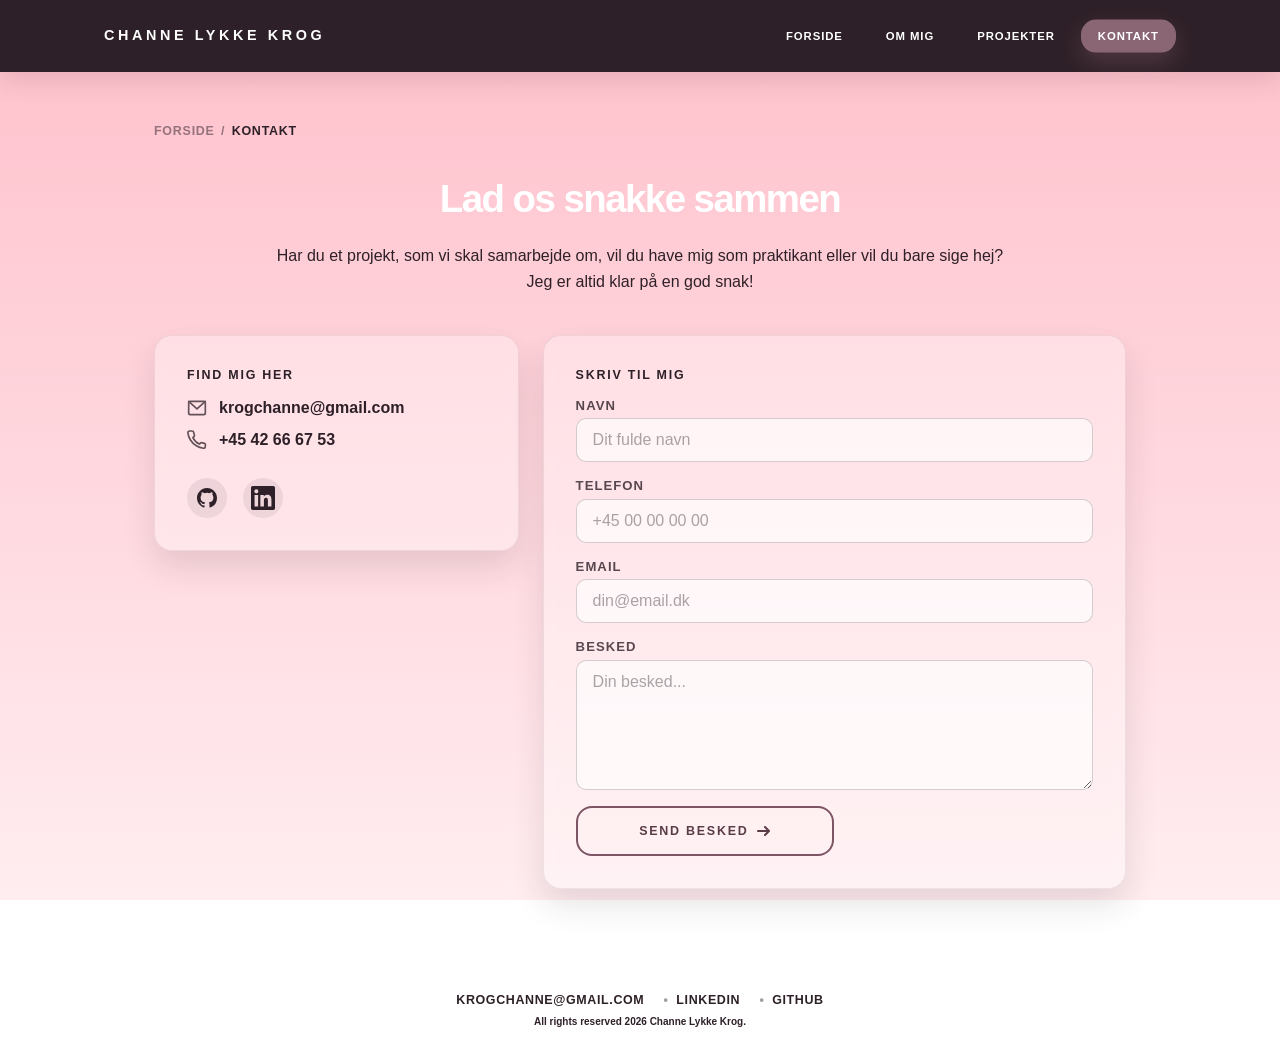
<file: contact/index.html>
<!DOCTYPE html>
<html lang="da">
<head>
    <meta charset="UTF-8">
    <meta name="viewport" content="width=device-width, initial-scale=1.0">
    <title>Kontakt – Channe Lykke Krog</title>
    <link rel="stylesheet" href="../css/main.css">

    <script src="../js/burgermenu.js" defer></script>
    <script src="../js/scroll-observer.js" defer></script>
    <script src="../js/contact-form.js" defer></script>
    <script src="../js/scroll-to-top.js" defer></script>

</head>

<body class="contact-page">
    <header>
        <div class="off-screen-menu" id="mobile-menu">
            <ul>
                <li><a href="../">Forside</a></li>
                <li><a href="../about/">Om mig</a></li>
                <li><a href="../portfolio/">Projekter</a></li>
                <li><a href="../contact/">Kontakt</a></li>
            </ul>
        </div>
        <div class="menu-overlay" aria-hidden="true"></div>
        <nav>
            <a class="logo" aria-label="Logo" href="../">Channe Lykke Krog</a>
            <button class="hamburger" type="button" aria-label="Åbn menu" aria-expanded="false" aria-controls="mobile-menu">
                <span></span>
                <span></span>
                <span></span>
            </button>
        </nav>
    </header>
    <main class="contact-main">
        <nav class="breadcrumb" aria-label="Brødkrumme">
            <ol>
                <li><a href="../">Forside</a></li>
                <li aria-current="page">Kontakt</li>
            </ol>
        </nav>

        <section class="projects contact-hero fade-in">
            <h2>Lad os snakke sammen</h2>
            <p class="design-lead">Har du et projekt, som vi skal samarbejde om, vil du have mig som praktikant eller vil du bare sige hej? <br>Jeg er altid klar på en god snak!</p>
        </section>

        <section class="contact-grid">
            <!-- Info card -->
            <div class="contact-card fade-in">
                <h3>Find mig her</h3>
                <ul class="contact-info-list">
                    <li>
                        <a class="contact-info-link" href="mailto:krogchanne@gmail.com">
                            <span class="contact-icon" aria-hidden="true">
                                <svg xmlns="http://www.w3.org/2000/svg" width="20" height="20" viewBox="0 0 24 24" fill="none" stroke="currentColor" stroke-width="2" stroke-linecap="round" stroke-linejoin="round"><rect x="2" y="4" width="20" height="16" rx="2"/><polyline points="2,4 12,13 22,4"/></svg>
                            </span>
                            krogchanne@gmail.com
                        </a>
                    </li>
                    <li>
                        <a class="contact-info-link" href="tel:+4542666753">
                            <span class="contact-icon" aria-hidden="true">
                                <svg xmlns="http://www.w3.org/2000/svg" width="20" height="20" viewBox="0 0 24 24" fill="none" stroke="currentColor" stroke-width="2" stroke-linecap="round" stroke-linejoin="round"><path d="M22 16.92v3a2 2 0 0 1-2.18 2 19.79 19.79 0 0 1-8.63-3.07A19.5 19.5 0 0 1 4.15 12 19.79 19.79 0 0 1 1.07 3.4 2 2 0 0 1 3.05 1.22h3a2 2 0 0 1 2 1.72 12.84 12.84 0 0 0 .7 2.81 2 2 0 0 1-.45 2.11L7.09 9.1a16 16 0 0 0 7.82 7.82l1.16-1.16a2 2 0 0 1 2.11-.45 12.84 12.84 0 0 0 2.81.7A2 2 0 0 1 22 17.92z"/></svg>
                            </span>
                            +45 42 66 67 53
                        </a>
                    </li>
                </ul>
                <div class="contact-socials">
                    <a class="contact-social-link" href="https://github.com/clkr76444" target="_blank" rel="noopener noreferrer" aria-label="GitHub profil">
                        <svg xmlns="http://www.w3.org/2000/svg" width="24" height="24" viewBox="0 0 24 24" fill="currentColor"><path d="M12 2C6.477 2 2 6.484 2 12.021c0 4.425 2.865 8.18 6.839 9.504.5.092.682-.217.682-.483 0-.237-.008-.868-.013-1.703-2.782.605-3.369-1.343-3.369-1.343-.454-1.158-1.11-1.466-1.11-1.466-.908-.62.069-.608.069-.608 1.003.07 1.531 1.032 1.531 1.032.892 1.53 2.341 1.088 2.91.832.092-.647.35-1.088.636-1.338-2.22-.253-4.555-1.113-4.555-4.951 0-1.093.39-1.988 1.029-2.688-.103-.253-.446-1.272.098-2.65 0 0 .84-.27 2.75 1.026A9.564 9.564 0 0 1 12 6.844a9.59 9.59 0 0 1 2.504.337c1.909-1.296 2.747-1.027 2.747-1.027.546 1.379.202 2.398.1 2.651.64.7 1.028 1.595 1.028 2.688 0 3.848-2.339 4.695-4.566 4.943.359.309.678.92.678 1.855 0 1.338-.012 2.419-.012 2.747 0 .268.18.58.688.482A10.02 10.02 0 0 0 22 12.021C22 6.484 17.522 2 12 2z"/></svg>
                    </a>
                    <a class="contact-social-link" href="https://www.linkedin.com/in/channelykkekrog/" target="_blank" rel="noopener noreferrer" aria-label="LinkedIn profil">
                        <svg xmlns="http://www.w3.org/2000/svg" width="24" height="24" viewBox="0 0 24 24" fill="currentColor"><path d="M20.447 20.452h-3.554v-5.569c0-1.328-.027-3.037-1.852-3.037-1.853 0-2.136 1.445-2.136 2.939v5.667H9.351V9h3.414v1.561h.046c.477-.9 1.637-1.85 3.37-1.85 3.601 0 4.267 2.37 4.267 5.455v6.286zM5.337 7.433a2.062 2.062 0 0 1-2.063-2.065 2.064 2.064 0 1 1 2.063 2.065zm1.782 13.019H3.555V9h3.564v11.452zM22.225 0H1.771C.792 0 0 .774 0 1.729v20.542C0 23.227.792 24 1.771 24h20.451C23.2 24 24 23.227 24 22.271V1.729C24 .774 23.2 0 22.222 0h.003z"/></svg>
                    </a>
                </div>
            </div>

            <!-- Form card -->
            <div class="contact-card fade-in">
                <h3>Skriv til mig</h3>
                <form class="contact-form" id="contact-form" action="#" method="post" novalidate>
                    <div class="form-group">
                        <label for="navn">Navn</label>
                        <input type="text" id="navn" name="navn" placeholder="Dit fulde navn" autocomplete="name" required>
                    </div>
                    <div class="form-group">
                        <label for="telefon">Telefon</label>
                        <input type="tel" id="telefon" name="telefon" placeholder="+45 00 00 00 00" autocomplete="tel">
                    </div>
                    <div class="form-group">
                        <label for="email">Email</label>
                        <input type="email" id="email" name="email" placeholder="din@email.dk" autocomplete="email" required>
                    </div>
                    <div class="form-group">
                        <label for="besked">Besked</label>
                        <textarea id="besked" name="besked" rows="5" placeholder="Din besked..." required></textarea>
                    </div>
                    <div class="form-submit">
                        <button type="submit" class="cta-btn">
                            <span>Send besked</span>
                            <svg width="15px" height="10px" viewBox="0 0 13 10" aria-hidden="true">
                                <path d="M1,5 L11,5"></path>
                                <polyline points="8 1 12 5 8 9"></polyline>
                            </svg>
                        </button>
                    </div>
                </form>
            </div>
        </section>

        <div id="form-status" class="form-status" aria-modal="true" role="dialog" aria-labelledby="form-status-msg">
            <div class="form-status__overlay" id="form-status-overlay"></div>
            <div class="form-status__box">
                <div class="form-status__icon" aria-hidden="true"></div>
                <p class="form-status__message" id="form-status-msg"></p>
                <button type="button" class="form-status__close" aria-label="Luk besked">&times;</button>
            </div>
        </div>
    </main>
    <footer class="site-footer">
        <div class="site-footer-links" aria-label="Kontaktlinks">
            <a href="mailto:krogchanne@gmail.com">krogchanne@gmail.com</a>
            <a href="https://www.linkedin.com/in/channelykkekrog/" target="_blank" rel="noopener noreferrer">LinkedIn</a>
            <a href="https://github.com/clkr76444" target="_blank" rel="noopener noreferrer">GitHub</a>
        </div>
        <h6>All rights reserved 2026 Channe Lykke Krog.</h6>
    </footer>

</body>
</html>
</file>
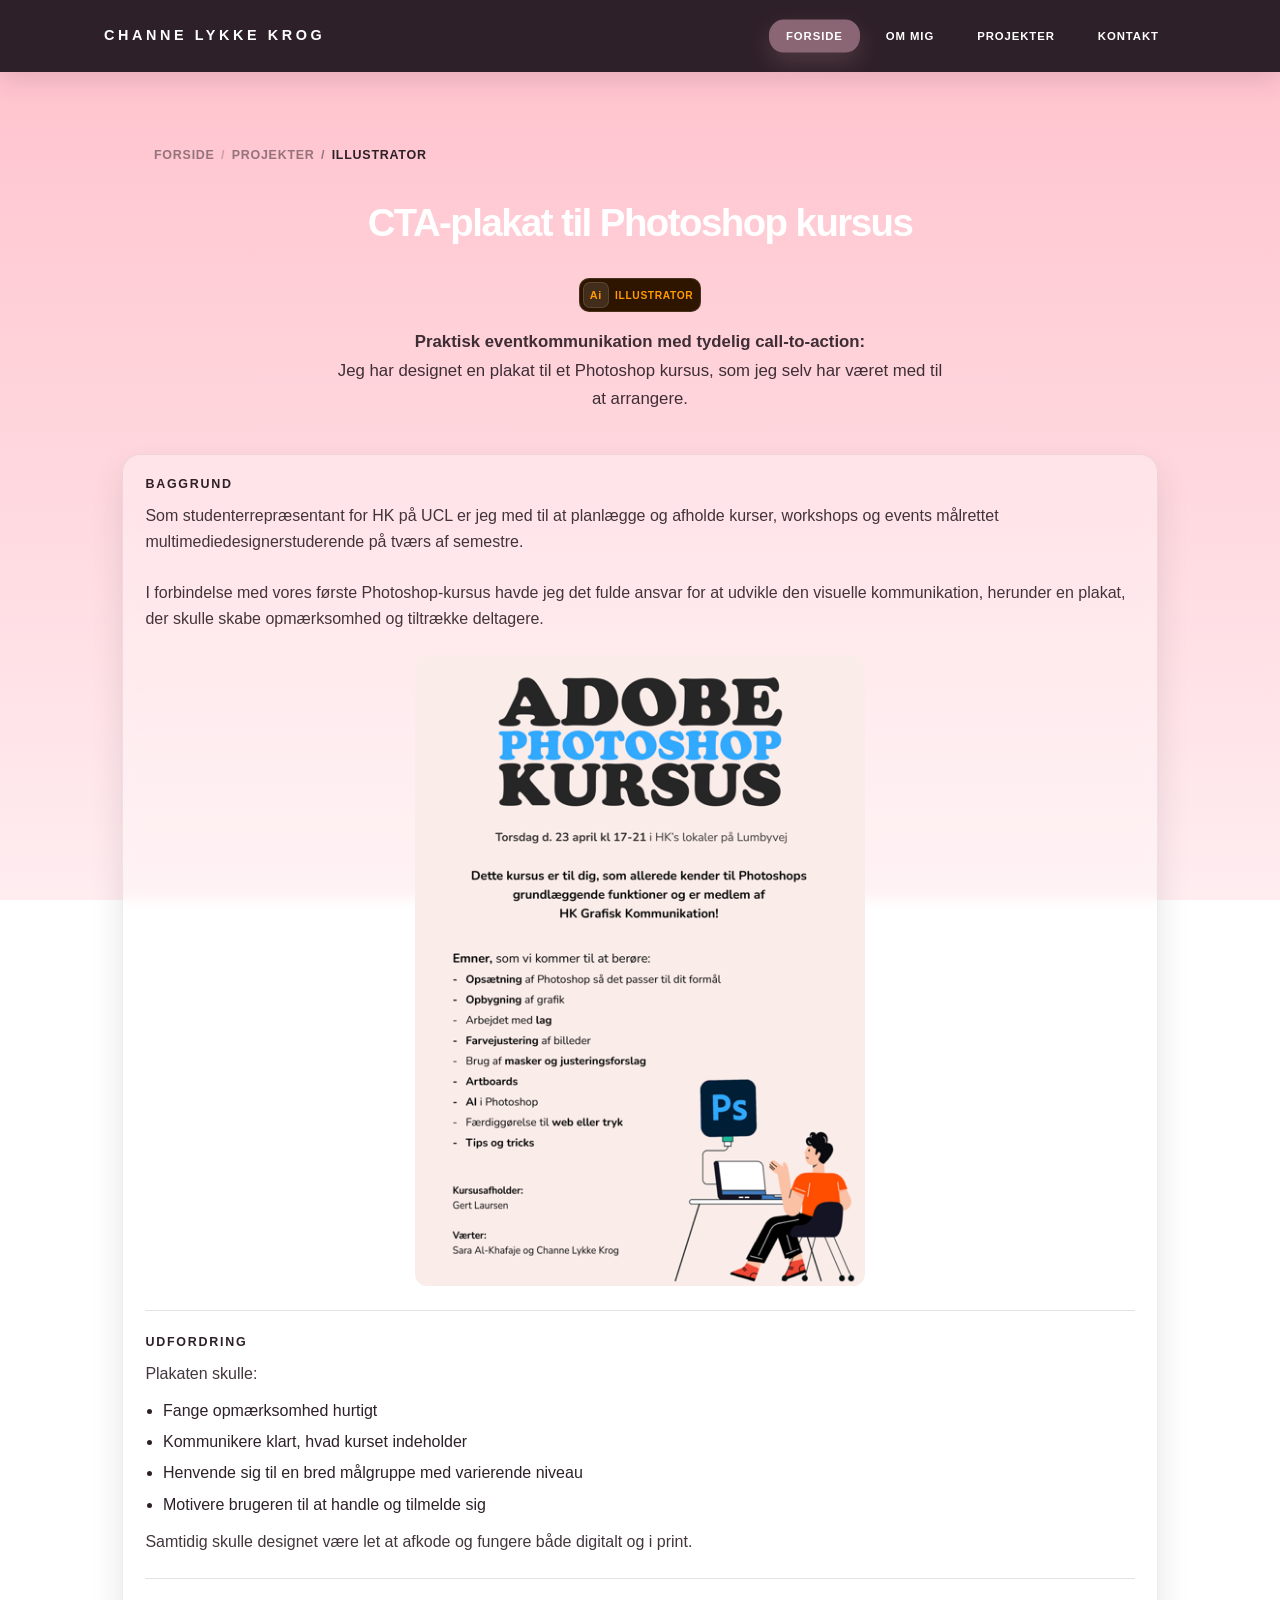
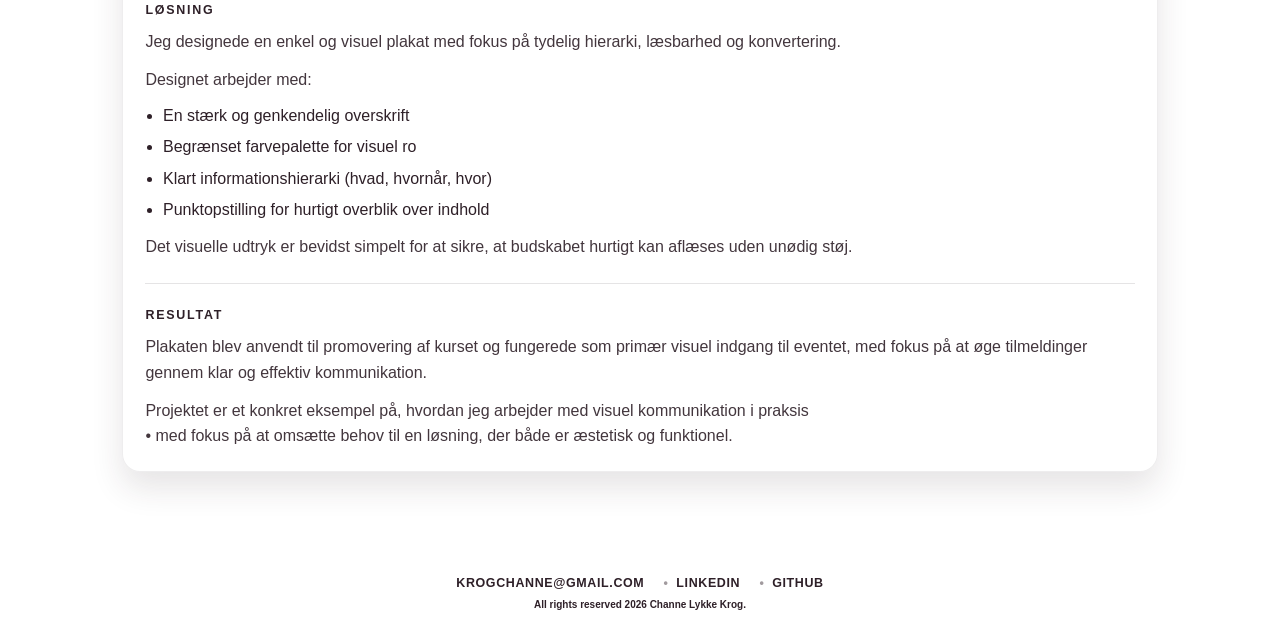
<file: illustrator/index.html>
<!DOCTYPE html>
<html lang="da">
<head>
    <meta charset="UTF-8">
    <meta name="viewport" content="width=device-width, initial-scale=1.0">
    <title>Channe Lykke Krog Portfolio</title>
    <link rel="stylesheet" href="../css/main.css">

    <script src="../js/burgermenu.js" defer></script>
    <script src="../js/carousel.js" defer></script>
    <script src="../js/scroll-observer.js" defer></script>
    <script src="../js/scroll-to-top.js" defer></script>

</head>
<body class="design-page design-images-large illustrator-page">
    <header>
        <div class="off-screen-menu" id="mobile-menu">
            <ul>
                <li><a href="../">Forside</a></li>
                <li><a href="../about/">Om mig</a></li>
                <li><a href="../portfolio/">Projekter</a></li>
                <li><a href="../contact/">Kontakt</a></li>
            </ul>
        </div>
        <div class="menu-overlay" aria-hidden="true"></div>
        <nav>
            <a class="logo" aria-label="Logo" href="../">Channe Lykke Krog</a>
            <button class="hamburger" type="button" aria-label="Åbn menu" aria-expanded="false" aria-controls="mobile-menu">
                <span></span>
                <span></span>
                <span></span>
            </button>
        </nav>
    </header>
    <main class="design-main">
        <nav class="breadcrumb" aria-label="Brødkrumme">
            <ol>
                <li><a href="../">Forside</a></li>
                <li><a href="../portfolio/">Projekter</a></li>
                <li aria-current="page">Illustrator</li>
            </ol>
        </nav>
        <section class="projects design-hero fade-in" aria-labelledby="design-title">
            <h2 id="design-title">CTA-plakat til Photoshop kursus</h2>
            <div class="project-card-tools design-hero-tools">
                <span class="project-tool project-tool-ai">
                    <span class="project-tool-mark">Ai</span>
                    <span class="project-tool-text">Illustrator</span>
                </span>
            </div>
            <p class="design-lead"><strong>Praktisk eventkommunikation med tydelig call-to-action: </strong><br>Jeg har designet en plakat til et Photoshop kursus, som jeg selv har været med til at arrangere.</p>
        </section>

        <section class="projects design-grid no-observe" aria-label="Projektbeskrivelse">
            <article class="design-card design-card--single" aria-label="Illustrator case indhold">
                <section class="design-block design-block--image-focus" aria-labelledby="baggrund-title">
                    <div class="design-card-body">
                        <h3 id="baggrund-title">Baggrund</h3>
                        <p>Som studenterrepræsentant for HK på UCL er jeg med til at planlægge og afholde kurser, workshops og events målrettet multimediedesignerstuderende på tværs af semestre. <br><br>I forbindelse med vores første Photoshop-kursus havde jeg det fulde ansvar for at udvikle den visuelle kommunikation, herunder en plakat, der skulle skabe opmærksomhed og tiltrække deltagere.</p>
                    </div>
                    <img src="../img/photoshopkursus.png" alt="CTA-plakat for Photoshop kursus" class="design-img-large">
                </section>

                <section class="design-block" aria-labelledby="udfordring-title">
                    <div class="design-card-body">
                        <h3 id="udfordring-title">Udfordring</h3>
                        <p>Plakaten skulle:</p>
                        <ul>
                            <li>Fange opmærksomhed hurtigt</li>
                            <li>Kommunikere klart, hvad kurset indeholder</li>
                            <li>Henvende sig til en bred målgruppe med varierende niveau</li>
                            <li>Motivere brugeren til at handle og tilmelde sig</li>
                        </ul>
                        <p>Samtidig skulle designet være let at afkode og fungere både digitalt og i print.</p>
                    </div>
                </section>

                <section class="design-block" aria-labelledby="losning-title">
                    <div class="design-card-body">
                        <h3 id="losning-title">Løsning</h3>
                        <p>Jeg designede en enkel og visuel plakat med fokus på tydelig hierarki, læsbarhed og konvertering.</p>
                        <p>Designet arbejder med:</p>
                        <ul>
                            <li>En stærk og genkendelig overskrift</li>
                            <li>Begrænset farvepalette for visuel ro</li>
                            <li>Klart informationshierarki (hvad, hvornår, hvor)</li>
                            <li>Punktopstilling for hurtigt overblik over indhold</li>
                        </ul>
                        <p>Det visuelle udtryk er bevidst simpelt for at sikre, at budskabet hurtigt kan aflæses uden unødig støj.</p>
                    </div>
                </section>

                <section class="design-block" aria-labelledby="resultat-title">
                    <div class="design-card-body">
                        <h3 id="resultat-title">Resultat</h3>
                        <p>Plakaten blev anvendt til promovering af kurset og fungerede som primær visuel indgang til eventet, med fokus på at øge tilmeldinger gennem klar og effektiv kommunikation.</p>
                        <p>Projektet er et konkret eksempel på, hvordan jeg arbejder med visuel kommunikation i praksis <br>&bull; med fokus på at omsætte behov til en løsning, der både er æstetisk og funktionel.</p>
                    </div>
                </section>

            </article>
        </section>

    </main>
    <footer class="site-footer">
        <div class="site-footer-links" aria-label="Kontaktlinks">
            <a href="mailto:krogchanne@gmail.com">krogchanne@gmail.com</a>
            <a href="https://www.linkedin.com/in/channelykkekrog/" target="_blank" rel="noopener noreferrer">LinkedIn</a>
            <a href="https://github.com/clkr76444" target="_blank" rel="noopener noreferrer">GitHub</a>
        </div>
        <h6>All rights reserved 2026 Channe Lykke Krog.</h6>
    </footer>

</body>
</html>
</file>
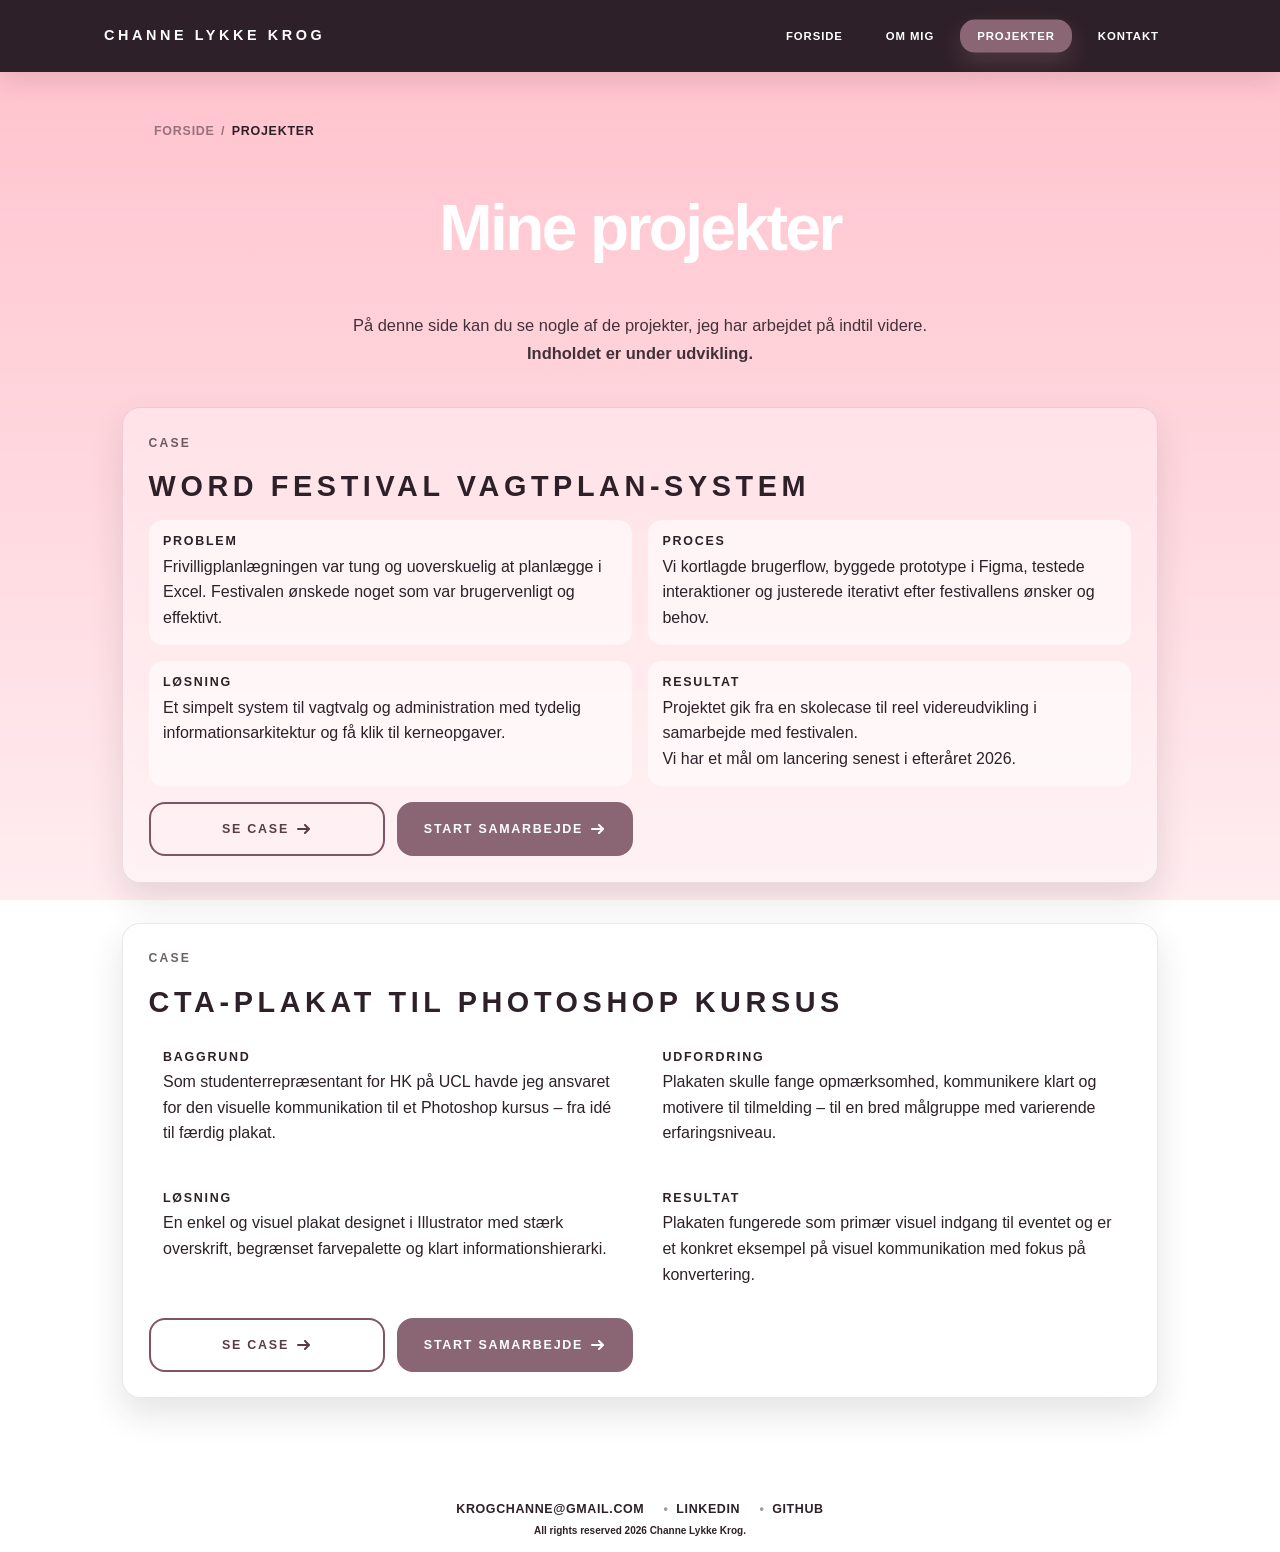
<file: portfolio/index.html>
<!DOCTYPE html>
<html lang="da">
<head>
    <meta charset="UTF-8">
    <meta name="viewport" content="width=device-width, initial-scale=1.0">
    <title>Channe Lykke Krog Portfolio</title>
    <link rel="stylesheet" href="../css/main.css">

    <script src="../js/burgermenu.js" defer></script>
    <script src="../js/scroll-observer.js" defer></script>
    <script src="../js/scroll-to-top.js" defer></script>

</head>
<body class="portfolio-page">
    <header>
        <div class="off-screen-menu" id="mobile-menu">
            <ul>
                <li><a href="../">Forside</a></li>
                <li><a href="../about/">Om mig</a></li>
                <li><a href="../portfolio/">Projekter</a></li>
                <li><a href="../contact/">Kontakt</a></li>
            </ul>
        </div>
        <div class="menu-overlay" aria-hidden="true"></div>
        <nav>
            <a class="logo" aria-label="Logo" href="../">Channe Lykke Krog</a>
            <button class="hamburger" type="button" aria-label="Åbn menu" aria-expanded="false" aria-controls="mobile-menu">
                <span></span>
                <span></span>
                <span></span>
            </button>
        </nav>
    </header>
    <main>
        <nav class="breadcrumb" aria-label="Brødkrumme">
            <ol>
                <li><a href="../">Forside</a></li>
                <li aria-current="page">Projekter</li>
            </ol>
        </nav>
        <section class="projects portfolio-intro" aria-labelledby="projects-title">
            <h2 id="projects-title">Mine projekter</h2>
            <p class="portfolio-lead">På denne side kan du se nogle af de projekter, jeg har arbejdet på indtil videre. <br> <strong>Indholdet er under udvikling.</strong></p>
        </section>

        <section class="projects portfolio-highlight fade-in" aria-label="Fremhævet case">
            <article class="portfolio-case">
                <p class="portfolio-case-kicker">Case</p>
                <h3>Word Festival vagtplan-system</h3>
                <div class="portfolio-case-grid">
                    <section>
                        <h4>Problem</h4>
                        <p>Frivilligplanlægningen var tung og uoverskuelig at planlægge i Excel. Festivalen ønskede noget som var brugervenligt og effektivt.</p>
                    </section>
                    <section>
                        <h4>Proces</h4>
                        <p>Vi kortlagde brugerflow, byggede prototype i Figma, testede interaktioner og justerede iterativt efter festivallens ønsker og behov.</p>
                    </section>
                    <section>
                        <h4>Løsning</h4>
                        <p>Et simpelt system til vagtvalg og administration med tydelig informationsarkitektur og få klik til kerneopgaver.</p>
                    </section>
                    <section>
                        <h4>Resultat</h4>
                        <p>Projektet gik fra en skolecase til reel videreudvikling i samarbejde med festivalen. <br>Vi har et mål om lancering senest i efteråret 2026.</p>
                    </section>
                </div>
                <div class="portfolio-case-actions">
                    <a href="../wordfestival/" class="cta-btn">
                        <span>Se case</span>
                        <svg width="15px" height="10px" viewBox="0 0 13 10" aria-hidden="true">
                            <path d="M1,5 L11,5"></path>
                            <polyline points="8 1 12 5 8 9"></polyline>
                        </svg>
                    </a>
                    <a href="../contact/" class="cta-btn cta-btn--primary">
                        <span>Start samarbejde</span>
                        <svg width="15px" height="10px" viewBox="0 0 13 10" aria-hidden="true">
                            <path d="M1,5 L11,5"></path>
                            <polyline points="8 1 12 5 8 9"></polyline>
                        </svg>
                    </a>
                </div>
            </article>
        </section>

        <section class="projects portfolio-highlight fade-in" aria-label="Fremhævet case">
            <article class="portfolio-case">
                <p class="portfolio-case-kicker">Case</p>
                <h3>CTA-plakat til Photoshop kursus</h3>
                <div class="portfolio-case-grid">
                    <section>
                        <h4>Baggrund</h4>
                        <p>Som studenterrepræsentant for HK på UCL havde jeg ansvaret for den visuelle kommunikation til et Photoshop kursus – fra idé til færdig plakat.</p>
                    </section>
                    <section>
                        <h4>Udfordring</h4>
                        <p>Plakaten skulle fange opmærksomhed, kommunikere klart og motivere til tilmelding – til en bred målgruppe med varierende erfaringsniveau.</p>
                    </section>
                    <section>
                        <h4>Løsning</h4>
                        <p>En enkel og visuel plakat designet i Illustrator med stærk overskrift, begrænset farvepalette og klart informationshierarki.</p>
                    </section>
                    <section>
                        <h4>Resultat</h4>
                        <p>Plakaten fungerede som primær visuel indgang til eventet og er et konkret eksempel på visuel kommunikation med fokus på konvertering.</p>
                    </section>
                </div>
                <div class="portfolio-case-actions">
                    <a href="../illustrator/" class="cta-btn">
                        <span>Se case</span>
                        <svg width="15px" height="10px" viewBox="0 0 13 10" aria-hidden="true">
                            <path d="M1,5 L11,5"></path>
                            <polyline points="8 1 12 5 8 9"></polyline>
                        </svg>
                    </a>
                    <a href="../contact/" class="cta-btn cta-btn--primary">
                        <span>Start samarbejde</span>
                        <svg width="15px" height="10px" viewBox="0 0 13 10" aria-hidden="true">
                            <path d="M1,5 L11,5"></path>
                            <polyline points="8 1 12 5 8 9"></polyline>
                        </svg>
                    </a>
                </div>
            </article>
        </section>

    </main>
    <footer class="site-footer">
        <div class="site-footer-links" aria-label="Kontaktlinks">
            <a href="mailto:krogchanne@gmail.com">krogchanne@gmail.com</a>
            <a href="https://www.linkedin.com/in/channelykkekrog/" target="_blank" rel="noopener noreferrer">LinkedIn</a>
            <a href="https://github.com/clkr76444" target="_blank" rel="noopener noreferrer">GitHub</a>
        </div>
        <h6>All rights reserved 2026 Channe Lykke Krog.</h6>
    </footer>

</body>
</html>
</file>
<file: css/main.css>
﻿/* ==============================
   TABLE OF CONTENTS
   1.  Tokens
   2.  Base & Reset
   3.  Typography
   4.  CTA Button
   5.  Hero
   6.  About
   7.  Projects & Cards
   8.  Navigation
   9.  Hamburger
   10. Testimonial
   11. Breadcrumb
   12. Design page
   13. Utilities
   14. @keyframes
   15. Responsive -- min-width: 700px  (tablet+)
   16. Responsive -- min-width: 1024px (desktop+)
   17. Accessibility
   18. Contact page
    19. About page
   ============================== */


/* -- 1. Tokens --------------------------------------------- */
:root {
    --page-gutter: clamp(1rem, 4vw, 2rem);
    --content-max-width: 1100px;
    --space-xs: 0.5rem;
    --space-sm: 0.75rem;
    --space-md: 1rem;
    --space-lg: 1.5rem;
    --space-xl: 2.5rem;
    --space-2xl: 4rem;
    --color-surface: #2e2028;
    --color-text: #2e2028;
    --color-text-inverse: #fff;
    --color-accent: #ffd1dc;
    --color-accent-soft: rgba(255, 209, 220, 0.7);
    --color-accent-faint: rgba(255, 209, 220, 0.2);
    --color-cta: #dfc4e0;
    --color-cta-secondary: #f3c6b5;

    --design-img-mobile-small: clamp(90px, 36vw, 150px);
    --design-img-desktop-small: clamp(105px, 15vw, 180px);
    --design-img-single-max-small: 220px;

    --design-img-mobile-medium: clamp(100px, 42vw, 180px);
    --design-img-desktop-medium: clamp(120px, 18vw, 210px);
    --design-img-single-max-medium: 260px;

    --design-img-mobile-large: clamp(115px, 48vw, 210px);
    --design-img-desktop-large: clamp(135px, 20vw, 240px);
    --design-img-single-max-large: 300px;
}


/* -- 2. Base & Reset --------------------------------------- */
body {
    font-family: 'Montserrat', sans-serif;
    margin: 0;
    padding: 0;
    overflow-x: hidden;
    background: linear-gradient(to bottom, pink 0%, #FFEDF0 100%);
    background-attachment: fixed;
    color: var(--color-text);
}

.home-page .page-loader {
    position: fixed;
    inset: 0;
    z-index: 9999;
    display: grid;
    place-items: center;
    background: linear-gradient(to bottom, pink 0%, #FFEDF0 100%);
    opacity: 1;
    visibility: visible;
    transition: opacity 0.45s ease, visibility 0.45s ease;
}

.home-page .page-loader__inner {
    display: grid;
    place-items: center;
    gap: var(--space-sm);
}

.home-page .page-loader__spinner {
    --size: 30px;
    --first-block-clr: var(--color-surface);
    --second-block-clr: #fff;
    --clr: var(--color-text);
    width: 100px;
    height: 100px;
    position: relative;
    animation: spin 2s linear infinite;
}

.home-page .page-loader__spinner::after,
.home-page .page-loader__spinner::before {
    box-sizing: border-box;
    position: absolute;
    content: "";
    width: var(--size);
    height: var(--size);
    top: 50%;
    left: 50%;
    background: var(--first-block-clr);
    border-radius: 50%;
    transform: translate(-50%, -50%);
    animation: orbit 2s linear infinite, up 2s infinite;
}

.home-page .page-loader__spinner::after {
    background: var(--second-block-clr);
    animation: orbit 2s linear infinite, down 2s infinite;
}

.home-page .page-loader__text {
    font-size: 0.74rem;
    font-weight: 700;
    letter-spacing: 0.16em;
    text-transform: uppercase;
    color: var(--color-surface);
    opacity: 0.8;
}

.home-page.is-loaded .page-loader {
    opacity: 0;
    visibility: hidden;
    pointer-events: none;
}

header {
    background-color: var(--color-surface);
    position: sticky;
    top: 0;
    z-index: 60;
    box-shadow: 0 8px 24px rgba(46, 32, 40, 0.12);
}

main {
    padding: var(--space-lg) var(--page-gutter) var(--space-xl);
}

footer {
    padding: 0 var(--page-gutter) 1rem;
}


/* -- 3. Typography ----------------------------------------- */
h1,
h4,
h5,
h6 {
    margin: 0;
    padding: 0;
}

h2 {
    font-size: clamp(1.8rem, 3.5vw, 2.5rem);
    line-height: 1.1;
    letter-spacing: -0.03em;
    margin: 0;
    padding: 0;
    color: var(--color-text-inverse);
    text-align: center;
}

h3 {
    display: block;
    margin-top: 5%;
    font-size: 0.82rem;
    font-weight: 700;
    letter-spacing: 0.16em;
    text-transform: uppercase;
    color: var(--color-text);
    white-space: nowrap;
}

h6 {
    font-size: 10px;
    text-align: center;
}

p {
    margin: 0;
    line-height: 1.6;
}


/* -- 4. CTA Button ----------------------------------------- */
.cta-btn {
    --cta-border: #7d5565;
    --cta-text: #5a3c48;
    --cta-fill: #5a3c48;
    position: relative;
    display: inline-flex;
    align-items: center;
    justify-content: center;
    gap: 0.45rem;
    width: auto;
    min-width: 200px;
    height: 50px;
    padding: 0 1rem;
    border: 2px solid var(--cta-border);
    border-radius: 16px;
    background-color: transparent;
    cursor: pointer;
    overflow: hidden;
    text-decoration: none;
    align-self: start;
    color: var(--cta-text);
    transition: all 0.5s ease-in-out;
    isolation: isolate;
}

.cta-btn::after {
    content: "";
    position: absolute;
    left: 0;
    top: 0;
    width: 10px;
    height: 10px;
    border-radius: 16px;
    background-color: var(--cta-fill);
    visibility: hidden;
    z-index: -1;
    transition: all 0.5s ease-in-out;
}

.cta-btn--primary {
    --cta-border: #8a6675;
    --cta-fill: #8a6675;
    background-color: var(--cta-fill);
    border-color: var(--cta-fill);
    color: #fff;
}

.cta-btn--primary::after {
    background-color: #f3dde6;
    z-index: 0;
}

.cta-btn--secondary {
    --cta-border: #9f6b77;
    --cta-fill: #9f6b77;
}

.cta-btn span {
    position: relative;
    z-index: 1;
    font-family: inherit;
    font-size: 0.78rem;
    font-weight: 800;
    letter-spacing: 0.14em;
    text-transform: uppercase;
    white-space: nowrap;
    color: currentColor;
}

.cta-btn svg {
    position: relative;
    z-index: 1;
    top: 0;
    margin-left: 0;
    fill: none;
    stroke-linecap: round;
    stroke-linejoin: round;
    stroke: currentColor;
    stroke-width: 2;
    transform: none;
    transition: stroke 0.5s ease-in-out;
}

.cta-btn:active {
    transform: scale(0.98);
}

@media (max-width: 699px) {
    .cta-btn {
        width: min(100%, 340px);
        min-width: 0;
        height: 56px;
        align-self: center;
        justify-self: center;
    }
}

@media (min-width: 700px) {
    .about-copy .cta-btn {
        min-width: 170px;
        height: 46px;
        padding: 0 0.85rem;
    }
}

@media (hover: hover) and (pointer: fine) {
    .cta-btn:hover {
        box-shadow: 0 0 30px rgba(90, 60, 72, 0.3);
        color: #fff;
        border-color: transparent;
    }

    .cta-btn:hover::after {
        visibility: visible;
        transform: scale(100) translateX(2px);
    }

    .cta-btn:hover svg {
        transform: none;
    }

    .cta-btn--primary:hover {
        box-shadow: none;
        color: var(--cta-text);
        border-color: var(--cta-border);
    }

}


/* -- 5. Hero ----------------------------------------------- */
.hero {
    position: relative;
    margin-top: calc(-1 * var(--space-lg));
    display: flex;
    align-items: flex-start;
    justify-content: flex-start;
    min-height: calc(22rem + 340px);
    padding: clamp(2rem, 5vw, 3rem) 0 0;
    overflow: hidden;
}

.hero-blob {
    position: absolute;
    border-radius: 999px;
    z-index: 0;
    pointer-events: none;
    filter: blur(30px);
    opacity: 0.75;
}

.hero-blob--1 {
    width: clamp(12rem, 25vw, 20rem);
    height: clamp(12rem, 25vw, 20rem);
    background: #e8a0b0;
    top: 20%;
    left: 25%;
    animation: blob-float-1 6s ease-in-out infinite;
}

.hero-blob--2 {
    width: clamp(9rem, 18vw, 15rem);
    height: clamp(9rem, 18vw, 15rem);
    background: #c97a95;
    bottom: 20%;
    right: 20%;
    animation: blob-float-2 8s ease-in-out infinite;
}

.hero-blob--3 {
    width: clamp(8rem, 15vw, 12rem);
    height: clamp(8rem, 15vw, 12rem);
    background: #f0b8c8;
    top: 35%;
    left: 50%;
    animation: blob-float-3 7s ease-in-out infinite;
}

.hero-blob--4 {
    width: clamp(11rem, 20vw, 16rem);
    height: clamp(11rem, 20vw, 16rem);
    background: linear-gradient(135deg, #e8c0d0, #c090a8);
    top: 15%;
    right: 28%;
    animation: blob-float-4 9s ease-in-out infinite;
}

.hero-blob--5 {
    width: clamp(7rem, 13vw, 11rem);
    height: clamp(7rem, 13vw, 11rem);
    background: linear-gradient(135deg, #f9ccd8, #e07090);
    bottom: 20%;
    left: 38%;
    animation: blob-float-5 11s ease-in-out infinite;
}

.hero-copy {
    position: relative;
    z-index: 1;
    display: grid;
    align-content: end;
    gap: var(--space-md);
    padding: 0;
    width: min(100%, 44rem);
}

.hero-copy-meta {
    display: flex;
    flex-wrap: wrap;
    align-items: flex-start;
    gap: 0.65rem;
}

.hero-eyebrow {
    display: block;
    margin-top: 5%;
    font-size: 0.82rem;
    font-weight: 700;
    letter-spacing: 0.16em;
    text-transform: uppercase;
    color: var(--color-text);
    white-space: nowrap;
}

.hero h1 {
    font-size: clamp(4rem, 6vw, 4.5rem);
    line-height: 1.08;
    letter-spacing: -0.04em;
    max-width: 16ch;
    color: var(--color-text-inverse);
}

.hero-cta-group {
    display: flex;
    flex-wrap: wrap;
    gap: var(--space-sm);
    margin-top: var(--space-xs);
}

.home-page .hero-cta-dock {
    position: relative;
    z-index: 2;
    width: min(100%, 52rem);
    margin-top: 0.35rem;
    margin-bottom: var(--space-lg);
}

.home-page .hero-cta-dock .hero-cta-group {
    display: grid;
    grid-template-columns: 1fr;
    width: 100%;
    justify-items: center;
    margin-top: 0;
}

.home-page .hero-cta-dock .cta-btn {
    width: 340px;
    min-width: 340px;
    height: 56px;
}


/* -- 6. About ---------------------------------------------- */
.about {
    display: grid;
    grid-template-columns: 1fr;
    gap: var(--space-xl);
    align-items: start;
    max-width: 1120px;
    margin: var(--space-xl) auto;
}

.about > .hero-eyebrow {
    order: 1;
}

.about-copy {
    order: 2;
    display: grid;
    grid-template-columns: 1fr;
    gap: var(--space-lg);
}

.about-image {
    order: 3;
    border-radius: 20px;
    overflow: hidden;
    aspect-ratio: 4 / 5;
    width: 75%;
    margin: var(--space-lg) auto 0;
    transform: scale(0.85);
}

.about-image img {
    width: 100%;
    height: 100%;
    object-fit: cover;
    display: block;
}

.about-copy h2 {
    font-size: clamp(1.8rem, 3.5vw, 2.5rem);
    line-height: 1.1;
    letter-spacing: -0.03em;
}

.about-copy h4 {
    font-size: clamp(2rem, 5.2vw, 3rem);
    line-height: 1.62;
    letter-spacing: -0.02em;
}

.signature-name {
    --name-chars: 6;
    display: block;
    font-family: 'Licorice', cursive;
    font-size: clamp(2.2em, 10vw, 3.2em);
    font-weight: 400;
    line-height: 1.18;
    color: var(--color-surface);
    white-space: nowrap;
    margin-top: 0.2em;
    margin-left: 0.8rem;
    position: relative;
    transform-origin: left center;
}

.about.is-visible .signature-name {
    width: 0;
    overflow: hidden;
    animation: write-name-hand 2.95s linear 0.12s forwards,
               hand-settle 0.78s cubic-bezier(0.25, 0.7, 0.2, 1) 3.02s forwards;
}

.about-copy p {
    font-size: 1rem;
    line-height: 1.7;
    color: var(--color-text);
    opacity: 0.85;
}

@media (prefers-reduced-motion: reduce) {
    .about.is-visible .signature-name {
        width: auto;
        overflow: visible;
        animation: none;
    }
}


/* -- 7. Projects & Cards ----------------------------------- */
.projects {
    max-width: 1120px;
    margin: var(--space-xl) auto;
    display: grid;
    grid-template-columns: 1fr auto 1fr;
    align-items: start;
    gap: var(--space-xl);
}

.projects > * {
    grid-column: 1 / -1;
}

.projects h2 {
    font-size: clamp(3rem, 3vw, 3.5rem);
    line-height: 1.08;
    letter-spacing: -0.04em;
    color: var(--color-text-inverse);
    margin-bottom: var(--space-xs);
    margin-top: var(--space-lg);
    text-align: center;
}

.projects > .cta-btn {
    grid-column: 2;
}

.projects-carousel {
    display: flex;
    flex-direction: column;
    gap: var(--space-lg);
}

.projects-grid {
    display: grid;
    grid-template-columns: 1fr;
    gap: var(--space-lg);
}

.projects-slider {
    display: grid;
    grid-template-columns: auto minmax(0, 1fr) auto;
    align-items: center;
    gap: var(--space-sm);
}

.projects-viewport {
    overflow: hidden;
    padding: 0.25rem 0.15rem 0.5rem;
}

.project-track {
    display: flex;
    gap: var(--space-md);
    will-change: transform;
    transition: transform 0.6s cubic-bezier(0.25, 0.46, 0.45, 0.94);
}

.project-card {
    position: relative;
    min-height: 260px;
    flex: 0 0 100%;
    display: flex;
    align-items: flex-end;
    justify-content: center;
    padding: var(--space-lg);
    border-radius: 15px;
    background: var(--color-surface);
    color: var(--color-text-inverse);
    box-sizing: border-box;
    overflow: hidden;
    cursor: pointer;
    isolation: isolate;
    transition: transform 0.5s cubic-bezier(0.25, 0.46, 0.45, 0.94);
}

.project-card::after {
    position: absolute;
    content: "";
    width: 20%;
    height: 20%;
    background-color: var(--color-accent-soft);
    opacity: 0.55;
    bottom: 0;
    left: 0;
    border-radius: 0 100% 0 15px;
    transition: width 0.8s cubic-bezier(0.22, 1, 0.36, 1), height 0.8s cubic-bezier(0.22, 1, 0.36, 1), border-radius 0.8s cubic-bezier(0.22, 1, 0.36, 1);
    z-index: -1;
}

.project-card-content {
    position: relative;
    display: flex;
    flex-direction: column;
    justify-content: flex-end;
    gap: var(--space-sm);
    height: 100%;
}

.project-card-image {
    display: none;
}

.project-card-tools {
    display: flex;
    flex-wrap: wrap;
    gap: var(--space-xs);
    margin-top: 0.65rem;
}

.project-tool {
    min-width: 4.6rem;
    padding: 0.28rem 0.5rem 0.28rem 0.28rem;
    border-radius: 10px;
    display: inline-flex;
    align-items: center;
    justify-content: flex-start;
    gap: 0.4rem;
    background: rgba(255, 255, 255, 0.08);
    color: var(--color-text-inverse);
    font-weight: 700;
    letter-spacing: 0.04em;
    box-shadow: inset 0 0 0 1px rgba(255, 255, 255, 0.12);
}

.project-tool-mark {
    width: 1.6rem;
    height: 1.6rem;
    border-radius: 7px;
    display: inline-flex;
    align-items: center;
    justify-content: center;
    background: rgba(255, 255, 255, 0.1);
    font-size: 0.68rem;
    line-height: 1;
    box-shadow: inset 0 0 0 1px rgba(255, 255, 255, 0.12);
}

.project-tool-mark-figma {
    padding: 0;
    background: #fff;
    box-shadow: none;
    overflow: hidden;
}

.project-tool-icon {
    width: 100%;
    height: 100%;
    object-fit: contain;
    display: block;
}

.project-tool-text {
    font-size: 0.64rem;
    line-height: 1.1;
    text-transform: uppercase;
}

.project-tool-ai    { background: #2d1500; color: #ff9a00; }
.project-tool-ps    { background: #001e36; color: #31a8ff; }
.project-tool-figma { background: #1f1f1f; color: #f5f5f5; }
.project-tool-html  { background: #3b170c; color: #ff8a65; }
.project-tool-css   { background: #0b1f3a; color: #7cc4ff; }
.project-tool-js    { background: #2b2a10; color: #f7df1e; }
.project-tool-ts    { background: #0f2344; color: #7fb7ff; }
.project-tool-react { background: #0f172a; color: #61dafb; }

.project-tool-html .project-tool-mark,
.project-tool-css .project-tool-mark,
.project-tool-js .project-tool-mark,
.project-tool-ts .project-tool-mark {
    font-size: 0.56rem;
    letter-spacing: 0.02em;
}

.project-tool-react .project-tool-mark {
    font-size: 0.95rem;
    color: #61dafb;
    background: rgba(97, 218, 251, 0.12);
    box-shadow: inset 0 0 0 1px rgba(97, 218, 251, 0.35);
}

.project-label {
    font-size: 0.8rem;
    font-weight: 700;
    letter-spacing: 0.12em;
    text-transform: uppercase;
    color: var(--color-accent);
}

.project-card-description {
    transition: color 0.5s cubic-bezier(0.25, 0.46, 0.45, 0.94);
}

.project-card-description {
    margin: 0;
}

.project-arrow {
    width: 2.1rem;
    height: 2.1rem;
    border: 2px solid transparent;
    border-radius: 999px;
    display: inline-flex;
    align-items: center;
    justify-content: center;
    align-self: center;
    background: var(--color-surface);
    color: var(--color-accent);
    box-shadow: 0 10px 24px rgba(51, 51, 51, 0.2);
    cursor: pointer;
    transition: transform 0.35s cubic-bezier(0.34, 1.56, 0.64, 1), background-color 0.3s ease, color 0.3s ease, border-color 0.3s ease, box-shadow 0.3s ease;
}

.project-arrow span {
    font-size: 0.8rem;
    line-height: 1;
}

.project-arrow:focus-visible {
    outline: 2px solid var(--color-surface);
    outline-offset: 4px;
}

.project-pagination {
    display: flex;
    justify-content: center;
    align-items: center;
    gap: var(--space-sm);
}

.project-dot {
    width: 12px;
    height: 12px;
    border: 0;
    border-radius: 999px;
    padding: 0;
    background-color: rgba(51, 51, 51, 0.28);
    cursor: pointer;
    transition: transform 0.35s cubic-bezier(0.34, 1.56, 0.64, 1), background-color 0.3s ease;
}

.project-dot.is-active {
    background-color: var(--color-surface);
    transform: scale(1.15);
}

.project-dot:focus-visible {
    outline: 2px solid var(--color-surface);
    outline-offset: 3px;
}

@media (hover: hover) and (pointer: fine) {
    .project-card:hover {
        transform: translateY(-4px);
    }

    .project-card:hover::after {
        width: 100%;
        height: 100%;
        border-radius: 15px;
    }

    .project-card:hover h3,
    .project-card:hover p {
        color: var(--color-text);
    }

    .project-card:hover .project-label {
        color: var(--color-accent);
    }

    .project-card:hover .project-tool {
        box-shadow: inset 0 0 0 1px rgba(51, 51, 51, 0.12);
    }

    .project-arrow:hover {
        background: rgba(255, 209, 220, 0.12);
        border-color: var(--color-text);
        color: var(--color-text);
        transform: translateY(-2px);
        box-shadow: 0 14px 28px rgba(51, 51, 51, 0.2);
    }

    .project-dot:hover {
        background-color: rgba(51, 51, 51, 0.55);
    }
}


/* -- 8. Navigation ----------------------------------------- */
nav {
    padding: 0.85rem var(--page-gutter);
    display: flex;
    justify-content: space-between;
    align-items: center;
    gap: var(--space-sm);
    background-color: var(--color-surface);
    color: var(--color-text-inverse);
}

.logo {
    font-size: clamp(0.75rem, 1.4vw, 0.9rem);
    font-weight: 700;
    letter-spacing: 0.25em;
    text-transform: uppercase;
    color: var(--color-text-inverse);
    text-decoration: none;
    line-height: 1.2;
    max-width: min(62vw, 13rem);
}

.logo:hover {
    color: var(--color-accent);
}


.off-screen-menu {
    background-color: var(--color-surface);
    color: var(--color-text-inverse);
    font-size: 1.2rem;
    width: min(70vw, 300px);
    height: 100vh;
    position: fixed;
    top: 0;
    right: 0;
    display: flex;
    flex-direction: column;
    justify-content: center;
    padding: 1.25rem;
    box-sizing: border-box;
    transform: translateX(100%);
    opacity: 0;
    visibility: hidden;
    transition: transform 0.28s ease-out, opacity 0.2s ease-out, visibility 0.2s ease-out;
    z-index: 20;
}

.off-screen-menu.active {
    transform: translateX(0);
    opacity: 1;
    visibility: visible;
}

.menu-overlay {
    position: fixed;
    inset: 0;
    background: rgba(0, 0, 0, 0.45);
    backdrop-filter: blur(3px);
    opacity: 0;
    visibility: hidden;
    pointer-events: none;
    transition: opacity 0.22s ease-out, visibility 0.22s ease-out;
    z-index: 10;
}

.menu-overlay.active {
    opacity: 1;
    visibility: visible;
    pointer-events: auto;
}

.off-screen-menu ul {
    list-style: none;
    margin: 0;
    padding: 0;
    width: 100%;
}

.off-screen-menu li + li {
    margin-top: 1rem;
}

.off-screen-menu a {
    color: var(--color-text-inverse);
    text-decoration: none;
    display: block;
    position: relative;
    padding: 0.75rem 1rem;
    border-radius: 999px;
    transform: translateX(10px);
    opacity: 0;
    background-color: transparent;
    box-shadow: 0 0 0 rgba(0, 0, 0, 0);
    overflow: hidden;
    isolation: isolate;
    transition: transform 0.22s ease-out, opacity 0.2s ease-out, color 0.2s ease, box-shadow 0.24s ease;
}

.off-screen-menu a::before {
    content: "";
    position: absolute;
    top: 0;
    left: 0;
    width: 0;
    height: 100%;
    border-radius: inherit;
    background-color: rgba(223, 196, 224, 0.25);
    z-index: -1;
    transition: width 0.28s ease-out;
}

.off-screen-menu.active a {
    transform: translateX(0);
    opacity: 1;
}

.off-screen-menu a.is-active,
.off-screen-menu a[aria-current="page"] {
    background-color: rgba(255, 182, 193, 0.38);
    box-shadow: 0 10px 24px rgba(255, 182, 193, 0.16);
    color: var(--color-text-inverse);
}

.off-screen-menu a:focus-visible,
.off-screen-menu a.is-active:focus-visible,
.off-screen-menu a[aria-current="page"]:focus-visible {
    outline: 2px solid var(--color-accent);
    outline-offset: 3px;
}

.off-screen-menu a:hover,
.off-screen-menu a:focus-visible {
    color: var(--color-accent);
}

@media (hover: hover) and (pointer: fine) {
    .off-screen-menu a:hover {
        box-shadow: 0 8px 18px rgba(255, 209, 220, 0.12);
        transform: translateX(0) scale(1.01);
    }

    .off-screen-menu a:hover::before,
    .off-screen-menu a:focus-visible::before {
        width: 100%;
    }
}

.off-screen-menu li:nth-child(1) a { transition-delay: 0.05s; }
.off-screen-menu li:nth-child(2) a { transition-delay: 0.1s; }
.off-screen-menu li:nth-child(3) a { transition-delay: 0.15s; }
.off-screen-menu li:nth-child(4) a { transition-delay: 0.2s; }

.scroll-top-btn {
    position: fixed;
    right: clamp(1rem, 4vw, 2rem);
    bottom: clamp(1rem, 4vw, 2rem);
    width: 3.35rem;
    height: 3.35rem;
    border: none;
    border-radius: 999px;
    background: var(--color-surface);
    color: var(--color-text-inverse);
    display: inline-flex;
    align-items: center;
    justify-content: center;
    padding: 0;
    box-shadow: 0 0 0 4px rgba(255, 209, 220, 0.24), 0 18px 34px rgba(46, 32, 40, 0.2);
    cursor: pointer;
    overflow: hidden;
    opacity: 0;
    visibility: hidden;
    pointer-events: none;
    transform: translateY(18px);
    transition: width 0.3s ease, border-radius 0.3s ease, background-color 0.3s ease, color 0.3s ease, box-shadow 0.3s ease, opacity 0.25s ease, visibility 0.25s ease, transform 0.25s ease;
    z-index: 70;
}

.scroll-top-btn.is-visible {
    opacity: 1;
    visibility: visible;
    pointer-events: auto;
    transform: translateY(0);
}

.scroll-top-btn__icon {
    width: 1rem;
    height: 1rem;
    flex: 0 0 auto;
    transition: transform 0.3s ease;
}

.scroll-top-btn__icon path,
.scroll-top-btn__icon polyline {
    stroke: currentColor;
    stroke-width: 2.2;
    fill: none;
    stroke-linecap: round;
    stroke-linejoin: round;
}

.scroll-top-btn__label {
    max-width: 0;
    opacity: 0;
    white-space: nowrap;
    overflow: hidden;
    padding-left: 0;
    font-size: 0.72rem;
    font-weight: 700;
    letter-spacing: 0.16em;
    text-transform: uppercase;
    transition: opacity 0.2s ease, max-width 0.3s ease, padding-left 0.3s ease;
}

.scroll-top-btn:focus-visible {
    outline: 2px solid var(--color-accent);
    outline-offset: 4px;
}

@media (hover: hover) and (pointer: fine) {
    .scroll-top-btn:hover {
        width: 8.8rem;
        border-radius: 999px;
        background: #8a6675;
        color: #fff;
        box-shadow: 0 0 0 4px rgba(138, 102, 117, 0.18), 0 22px 36px rgba(46, 32, 40, 0.24);
    }

    .scroll-top-btn:hover .scroll-top-btn__icon {
        transform: translateY(-2px);
    }

    .scroll-top-btn:hover .scroll-top-btn__label {
        max-width: 4.5rem;
        opacity: 1;
        padding-left: 0.45rem;
    }
}


/* -- 9. Hamburger ------------------------------------------ */
.hamburger {
    height: 2.5rem;
    width: 2.5rem;
    min-width: 2.5rem;
    flex-shrink: 0;
    position: relative;
    padding: 0;
    border: 0;
    outline: none;
    appearance: none;
    -webkit-appearance: none;
    background: transparent;
    cursor: pointer;
    z-index: 30;
}

.hamburger span {
    height: 1.5px;
    width: calc(1.25rem + 1px);
    background-color: var(--color-text-inverse);
    border-radius: 25px;
    position: absolute;
    top: 50%;
    left: 50%;
    transform: translate(-50%, -50%);
    transform-origin: center;
    transition: transform 0.3s ease, opacity 0.2s ease, top 0.3s ease, background-color 0.2s ease;
}

.hamburger span:nth-child(1) { top: calc(50% - 0.42rem); }
.hamburger span:nth-child(2) { top: 50%; }
.hamburger span:nth-child(3) { top: calc(50% + 0.42rem); }

.hamburger:hover span,
.hamburger:focus-visible span {
    background-color: var(--color-accent);
}

.hamburger.active span:nth-child(1) {
    top: 50%;
    transform: translate(-50%, -50%) rotate(45deg);
}

.hamburger.active span:nth-child(2) { opacity: 0; }

.hamburger.active span:nth-child(3) {
    top: 50%;
    transform: translate(-50%, -50%) rotate(-45deg);
}


/* -- 10. Testimonial --------------------------------------- */
.testimonial {
    max-width: 1080px;
    margin: var(--space-xl) auto var(--space-2xl);
    text-align: center;
    padding: 0 var(--page-gutter);
}

.testimonial-quote p {
    font-size: clamp(1rem, 2vw, 1.4rem);
    font-weight: 300;
    font-style: italic;
    line-height: 1.6;
    letter-spacing: 0.01em;
    color: var(--color-text);
}

.testimonial-quote cite {
    display: block;
    margin-top: var(--space-md);
    font-size: 0.85rem;
    font-weight: 300;
    font-style: normal;
    letter-spacing: 0.08em;
    text-transform: uppercase;
    opacity: 0.6;
}


/* -- 11. Breadcrumb ---------------------------------------- */
.home-page .breadcrumb {
    display: none;
}

.breadcrumb {
    max-width: var(--content-max-width);
    margin: 0 auto;
    padding: var(--space-sm) var(--page-gutter) 0;
    background-color: transparent;
    color: var(--color-text);
}

.breadcrumb ol {
    list-style: none;
    margin: 0;
    padding: 0;
    display: flex;
    flex-wrap: wrap;
    align-items: center;
    gap: 0.3rem 0.4rem;
    font-size: 0.78rem;
    font-weight: 600;
    letter-spacing: 0.06em;
    text-transform: uppercase;
}

.breadcrumb li {
    display: flex;
    align-items: center;
    gap: 0.4rem;
    color: var(--color-text);
    opacity: 0.5;
}

.breadcrumb li + li::before {
    content: '/';
    opacity: 0.5;
}

.breadcrumb li[aria-current='page'] {
    opacity: 1;
}

.breadcrumb a {
    color: inherit;
    text-decoration: none;
}

@media (hover: hover) and (pointer: fine) {
    .breadcrumb a:hover {
        opacity: 0.85;
        text-decoration: underline;
        text-underline-offset: 3px;
    }
}


/* -- 12. Design page --------------------------------------- */
.design-page .design-main {
    padding-top: var(--space-xl);
}

.design-page {
    --design-img-mobile: var(--design-img-mobile-medium);
    --design-img-desktop: var(--design-img-desktop-medium);
    --design-img-single-max: var(--design-img-single-max-medium);
}

.design-page.design-images-small {
    --design-img-mobile: var(--design-img-mobile-small);
    --design-img-desktop: var(--design-img-desktop-small);
    --design-img-single-max: var(--design-img-single-max-small);
}

.design-page.design-images-large {
    --design-img-mobile: var(--design-img-mobile-large);
    --design-img-desktop: var(--design-img-desktop-large);
    --design-img-single-max: var(--design-img-single-max-large);
}

.design-page .design-hero {
    display: grid;
    gap: var(--space-md);
    text-align: center;
    max-width: 820px;
}

.design-page .design-kicker {
    margin: 0;
    font-size: 0.78rem;
    font-weight: 700;
    letter-spacing: 0.18em;
    text-transform: uppercase;
    color: var(--color-surface);
    opacity: 0.72;
}

.design-page .design-hero h2 {
    margin-top: 0;
    margin-bottom: var(--space-xs);
    font-size: clamp(1.6rem, 5vw, 2.4rem);
    font-weight: 800;
    color: var(--color-text-inverse);
    white-space: normal;
    overflow-wrap: break-word;
}

.design-page .design-lead {
    max-width: 66ch;
    margin-inline: auto;
    font-size: 1.05rem;
    line-height: 1.7;
    opacity: 0.92;
}

.design-page .design-hero-tools {
    justify-content: center;
}

.design-page .design-grid {
    display: grid;
    grid-template-columns: 1fr;
    gap: var(--space-lg);
}

.design-page .design-card {
    display: grid;
    grid-template-columns: 1fr;
    gap: var(--space-md);
    align-items: center;
    padding: clamp(1.1rem, 2vw, 1.4rem);
    border-radius: 18px;
    background: rgba(255, 255, 255, 0.315);
    box-shadow: 0 16px 32px rgba(46, 32, 40, 0.12);
    border: 1px solid rgba(46, 32, 40, 0.08);
    backdrop-filter: blur(6px);
}

.design-page .design-card.design-card--single {
    grid-template-columns: 1fr;
    gap: var(--space-lg);
}

.design-page .design-card--single .design-block {
    display: grid;
    grid-template-columns: 1fr;
    gap: var(--space-md);
}

.design-page .design-card--single .design-block + .design-block {
    border-top: 1px solid rgba(46, 32, 40, 0.12);
    padding-top: var(--space-lg);
}

.design-page .design-card--single .design-block img {
    width: min(100%, var(--design-img-single-max));
    justify-self: center;
}

.design-page .design-card-body {
    display: grid;
    gap: var(--space-sm);
}

.design-page .design-card h3 {
    margin: 0;
    font-size: 0.78rem;
    letter-spacing: 0.14em;
}

.design-page .design-card p {
    opacity: 0.9;
}

.design-page .design-card ul {
    margin: 0;
    padding-left: 1.1rem;
    display: grid;
    gap: 0.45rem;
}

.design-page .design-card li {
    line-height: 1.5;
}

.design-page .design-card img {
    width: var(--design-img-mobile);
    height: auto;
    border-radius: 12px;
    justify-self: center;
    align-self: center;
}

.design-page .design-card img.design-img-large {
    width: min(100%, var(--design-img-single-max-large));
}

h4.portfolioside {
    text-align: center;
}

.portfolio-page .portfolio-intro {
    max-width: 860px;
    text-align: center;
}

.portfolio-page .portfolio-lead {
    margin-inline: auto;
    max-width: 70ch;
    font-size: 1.03rem;
    line-height: 1.7;
    opacity: 0.9;
}

.portfolio-page .portfolio-highlight {
    margin-top: 0;
}

.portfolio-page .portfolio-case {
    border-radius: 18px;
    padding: clamp(1.1rem, 2vw, 1.6rem);
    background: rgba(255, 255, 255, 0.33);
    border: 1px solid rgba(46, 32, 40, 0.1);
    box-shadow: 0 16px 34px rgba(46, 32, 40, 0.12);
    backdrop-filter: blur(6px);
    display: grid;
    gap: var(--space-md);
}

.portfolio-page .portfolio-case-kicker {
    margin: 0;
    font-size: 0.76rem;
    font-weight: 700;
    letter-spacing: 0.18em;
    text-transform: uppercase;
    opacity: 0.7;
}

.portfolio-page .portfolio-case h3 {
    margin: 0;
    font-size: clamp(1.35rem, 3vw, 1.8rem);
    line-height: 1.2;
    color: var(--color-surface);
    white-space: normal;
}

.portfolio-page .portfolio-case-grid {
    display: grid;
    grid-template-columns: 1fr;
    gap: var(--space-md);
}

.portfolio-page .portfolio-case-grid section {
    background: rgba(255, 255, 255, 0.55);
    border-radius: 14px;
    padding: 0.9rem;
}

.portfolio-page .portfolio-case-grid h4 {
    margin: 0 0 0.35rem;
    font-size: 0.78rem;
    letter-spacing: 0.14em;
    text-transform: uppercase;
    color: var(--color-surface);
}

.portfolio-page .portfolio-case-actions {
    display: flex;
    flex-wrap: wrap;
    gap: var(--space-sm);
}

.site-footer {
    display: grid;
    gap: 0.55rem;
    align-items: center;
}

.site-footer-links {
    display: flex;
    flex-wrap: wrap;
    justify-content: center;
    gap: 0.9rem;
    font-size: 0.78rem;
    font-weight: 700;
    letter-spacing: 0.05em;
    text-transform: uppercase;
}

.site-footer-links a {
    position: relative;
    padding-inline: 0.1rem;
    color: var(--color-text);
    text-decoration: none;
}

.site-footer-links a + a {
    padding-left: 1rem;
}

.site-footer-links a + a::before {
    content: "\2022";
    position: absolute;
    left: 0.2rem;
    top: 50%;
    transform: translateY(-50%);
    color: rgba(46, 32, 40, 0.45);
    font-size: 0.78rem;
}

@media (hover: hover) and (pointer: fine) {
    .site-footer-links a:hover {
        color: var(--color-surface);
        text-decoration: underline;
        text-underline-offset: 3px;
    }
}

/* -- 13. Utilities ----------------------------------------- */
.fade-in {
    opacity: 0;
    transform: translateY(40px);
    transition: opacity 0.7s cubic-bezier(0.22, 1, 0.36, 1), transform 0.7s cubic-bezier(0.22, 1, 0.36, 1);
}

.is-visible {
    opacity: 1;
    transform: none;
}


/* -- 14. @keyframes ---------------------------------------- */
/* Mobile-sized blob translations by default, larger at 700px+ */
@keyframes blob-float-1 {
    0%   { transform: translate(0, 0) scale(1); }
    25%  { transform: translate(60px, 80px) scale(1.2); }
    50%  { transform: translate(90px, -30px) scale(0.85); }
    75%  { transform: translate(-40px, 60px) scale(1.12); }
    100% { transform: translate(0, 0) scale(1); }
}

@keyframes spin {
    0% { transform: rotate(0deg); }
    100% { transform: rotate(360deg); }
}

@keyframes orbit {
    0% { transform: rotate(0deg); }
    100% { transform: rotate(360deg); }
}

@keyframes down {
    0%,
    100% {
        transform: none;
    }

    25% {
        transform: translateX(100%);
    }

    50% {
        transform: translateX(100%) translateY(100%);
        filter: blur(10px);
    }

    75% {
        transform: translateY(100%);
    }
}

@keyframes up {
    0%,
    100% {
        transform: none;
    }

    25% {
        transform: translateX(-100%);
    }

    50% {
        transform: translateX(-100%) translateY(-100%);
        filter: blur(10px);
    }

    75% {
        transform: translateY(-100%);
    }
}

@keyframes blob-float-2 {
    0%   { transform: translate(0, 0) scale(1); }
    25%  { transform: translate(-70px, -50px) scale(1.22); }
    50%  { transform: translate(-30px, 70px) scale(0.82); }
    75%  { transform: translate(55px, -40px) scale(1.12); }
    100% { transform: translate(0, 0) scale(1); }
}

@keyframes blob-float-3 {
    0%   { transform: translate(0, 0) scale(1); }
    25%  { transform: translate(-50px, 65px) scale(1.18); }
    50%  { transform: translate(55px, 40px) scale(0.84); }
    75%  { transform: translate(30px, -55px) scale(1.1); }
    100% { transform: translate(0, 0) scale(1); }
}

@keyframes blob-float-4 {
    0%   { transform: translate(0, 0) scale(1); }
    25%  { transform: translate(-130px, 60px) scale(1.16); }
    50%  { transform: translate(100px, 70px) scale(0.88); }
    75%  { transform: translate(120px, -50px) scale(1.1); }
    100% { transform: translate(0, 0) scale(1); }
}

@keyframes blob-float-5 {
    0%   { transform: translate(0, 0) scale(1); }
    25%  { transform: translate(110px, -70px) scale(1.18); }
    50%  { transform: translate(-120px, -40px) scale(0.85); }
    75%  { transform: translate(-90px, 65px) scale(1.12); }
    100% { transform: translate(0, 0) scale(1); }
}

@keyframes write-name-hand {
    0% {
        width: 0;
        opacity: 0.12;
        transform: translateY(0.4px) rotate(-0.2deg);
        filter: blur(0.25px);
    }
    10% {
        opacity: 0.96;
        filter: blur(0);
    }
    100% {
        width: calc(var(--name-chars) * 1ch);
        opacity: 1;
        transform: translateY(0) rotate(0deg);
        filter: blur(0);
    }
}

@keyframes hand-settle {
    0% { transform: translateY(0.08px) rotate(0.08deg); }
    100% { transform: translateY(0) rotate(0deg); }
}


/* -- 15. Responsive: min-width 700px (tablet+) ------------- */
@media (min-width: 700px) {
    main {
        padding: var(--space-xl) var(--page-gutter) var(--space-2xl);
    }

    .hero {
        margin-top: calc(-1 * var(--space-xl));
        min-height: calc(28rem + 220px);
        padding: clamp(2rem, 4vw, 3rem) 0 0;
    }

    .hero-copy-meta {
        align-items: center;
        gap: 0.75rem 1rem;
    }

    .home-page .hero-cta-dock {
        margin-top: 0.5rem;
        margin-bottom: var(--space-xl);
    }

    .home-page .hero-cta-dock .hero-cta-group {
        display: flex;
        width: auto;
        justify-content: flex-start;
    }

    .home-page .hero-cta-dock .cta-btn {
        width: auto;
        min-width: 200px;
    }

    .portfolio-page .portfolio-case-grid {
        grid-template-columns: repeat(2, minmax(0, 1fr));
    }

    .about {
        grid-template-columns: 1fr 1fr;
        gap: var(--space-2xl);
        margin: var(--space-2xl) auto;
        align-items: start;
    }

    .about > .hero-eyebrow {
        grid-column: 1 / 2;
        grid-row: 1 / 2;
        order: unset;
    }

    .about-copy {
        grid-column: 1 / 2;
        grid-row: 2 / 3;
        order: unset;
    }

    .about-image {
        grid-column: 2 / 3;
        grid-row: 1 / 3;
        width: auto;
        margin: var(--space-lg) 0 0;
        order: unset;
        transform: scale(1);
    }

    .project-card {
        flex-basis: calc((100% - var(--space-lg)) / 2);
        min-height: 280px;
    }

    .project-track {
        gap: var(--space-lg);
    }

    .project-arrow {
        width: 2.25rem;
        height: 2.25rem;
    }

    .project-arrow span {
        font-size: 0.85rem;
    }

    nav {
        gap: 0.9rem;
        padding-block: 1rem;
    }

    .logo {
        max-width: 18rem;
    }

    .off-screen-menu {
        width: min(42vw, 300px);
        padding: 1.75rem;
        transition: transform 0.35s ease, opacity 0.25s ease, visibility 0.25s ease;
    }

    .off-screen-menu a {
        transform: translateX(18px);
        transition: transform 0.3s ease, opacity 0.25s ease, color 0.22s ease, box-shadow 0.28s ease;
    }

    .off-screen-menu a::before {
        transition: width 0.35s ease;
    }

    .hamburger {
        width: 2.3rem;
        height: 2.3rem;
        min-width: 2.3rem;
    }

    .hamburger span {
        width: calc(1.2rem + 1px);
        height: 1.5px;
    }

    .hamburger span:nth-child(1) { top: calc(50% - 0.38rem); }
    .hamburger span:nth-child(3) { top: calc(50% + 0.38rem); }

    .design-page .design-main {
        padding-top: var(--space-2xl);
    }

    .design-page .design-card {
        grid-template-columns: minmax(0, 1.15fr) minmax(240px, 0.85fr);
        gap: var(--space-lg);
    }

    .design-page .design-card.design-card--single {
        grid-template-columns: 1fr;
    }

    .design-page .design-card--single .design-block {
        grid-template-columns: minmax(0, 1.15fr) minmax(240px, 0.85fr);
        align-items: center;
        gap: var(--space-lg);
    }

    .design-page .design-card:nth-child(even) .design-card-body { order: 2; }
    .design-page .design-card:nth-child(even) img { order: 1; }

    .design-page .design-card img {
        width: var(--design-img-desktop);
    }

    @keyframes blob-float-1 {
        0%   { transform: translate(0, 0) scale(1); }
        25%  { transform: translate(120px, 70px) scale(1.2); }
        50%  { transform: translate(140px, -50px) scale(0.85); }
        75%  { transform: translate(-100px, 60px) scale(1.12); }
        100% { transform: translate(0, 0) scale(1); }
    }

    @keyframes blob-float-2 {
        0%   { transform: translate(0, 0) scale(1); }
        25%  { transform: translate(-120px, -60px) scale(1.22); }
        50%  { transform: translate(-100px, 70px) scale(0.84); }
        75%  { transform: translate(110px, -50px) scale(1.12); }
        100% { transform: translate(0, 0) scale(1); }
    }

    @keyframes blob-float-3 {
        0%   { transform: translate(0, 0) scale(1); }
        25%  { transform: translate(-110px, 65px) scale(1.18); }
        50%  { transform: translate(115px, 40px) scale(0.85); }
        75%  { transform: translate(90px, -60px) scale(1.12); }
        100% { transform: translate(0, 0) scale(1); }
    }
}


/* -- 16. Responsive: min-width 1024px (desktop+) ----------- */
@media (min-width: 1024px) {
    nav,
    main,
    footer {
        width: min(100%, var(--content-max-width));
        margin-inline: auto;
        box-sizing: border-box;
    }

    .hero {
        min-height: calc(clamp(18rem, 45vw, 26rem) + 90px);
        padding: clamp(0.5rem, 1.5vw, 1rem) 0 var(--page-gutter);
    }

    .hero h1 {
        max-width: 11ch;
    }

    .projects-grid {
        grid-template-columns: repeat(2, 1fr);
    }

    .projects-grid .project-card {
        flex: unset;
        min-height: 400px;
        flex-direction: row;
        align-items: stretch;
        padding: var(--space-xl);
        gap: var(--space-lg);
    }

    .projects-grid .project-card-content {
        flex: 1;
        justify-content: center;
    }

    .projects-grid .project-card-image {
        display: block;
        flex: 0 0 40%;
        border-radius: 10px;
        background: var(--color-accent-soft);
        overflow: hidden;
    }

    .projects-grid .project-card-image img {
        width: 100%;
        height: 100%;
        object-fit: cover;
        display: block;
    }

    .project-card {
        flex: 0 0 calc((100% - (var(--space-lg) * 2)) / 3);
        min-height: 320px;
    }

    .project-arrow {
        width: 38px;
        height: 38px;
    }

    .project-arrow span {
        font-size: 0.95rem;
    }

    .projects h2 {
        font-size: clamp(4rem, 3vw, 4.5rem);
        margin-bottom: var(--space-xs);
        margin-top: var(--space-md);
    }

    .off-screen-menu {
        width: min(38vw, 520px);
        padding: 2.5rem;
        font-size: 1.3rem;
    }

    .logo {
        max-width: none;
    }

    .hamburger {
        width: 2.25rem;
        height: 2.25rem;
        min-width: 2.25rem;
    }

    .hamburger span {
        width: calc(1.15rem + 1px);
        height: 1px;
    }

    .hamburger span:nth-child(1) { top: calc(50% - 0.36rem); }
    .hamburger span:nth-child(3) { top: calc(50% + 0.36rem); }
}


/* -- 17. Accessibility ------------------------------------- */
@media (prefers-reduced-motion: reduce) {
    .fade-in {
        opacity: 1;
        transform: none;
        transition: none;
    }

    .off-screen-menu,
    .menu-overlay,
    .off-screen-menu a,
    .hamburger span,
    .project-track,
    .project-card::after,
    .project-card-description,
    .project-arrow,
    .project-dot {
        transition: none;
    }
}

    .logo {
        max-width: 18rem;
    }

    .off-screen-menu {
        width: min(42vw, 300px);
        padding: 1.75rem;
        transition: transform 0.35s ease, opacity 0.25s ease, visibility 0.25s ease;
    }

    .off-screen-menu a {
        transform: translateX(18px);
        transition: transform 0.3s ease, opacity 0.25s ease, color 0.22s ease, box-shadow 0.28s ease;
    }

    .off-screen-menu a::before {
        transition: width 0.35s ease;
    }

    .hamburger {
        width: 2.3rem;
        height: 2.3rem;
        min-width: 2.3rem;
    }

    .hamburger span {
        width: calc(1.2rem + 1px);
        height: 1.5px;
    }

    .hamburger span:nth-child(1) { top: calc(50% - 0.38rem); }
    .hamburger span:nth-child(3) { top: calc(50% + 0.38rem); }

    .design-page .design-main {
        padding-top: var(--space-2xl);
    }

    .design-page .design-card {
        grid-template-columns: minmax(0, 1.15fr) minmax(240px, 0.85fr);
        gap: var(--space-lg);
    }

    .design-page .design-card:nth-child(even) .design-card-body { order: 2; }
    .design-page .design-card:nth-child(even) img { order: 1; }

    .design-page .design-card img {
        width: var(--design-img-desktop);
    }

    @keyframes blob-float-1 {
        0%   { transform: translate(0, 0) scale(1); }
        25%  { transform: translate(120px, 70px) scale(1.2); }
        50%  { transform: translate(140px, -50px) scale(0.85); }
        75%  { transform: translate(-100px, 60px) scale(1.12); }
        100% { transform: translate(0, 0) scale(1); }
    }

    @keyframes blob-float-2 {
        0%   { transform: translate(0, 0) scale(1); }
        25%  { transform: translate(-120px, -60px) scale(1.22); }
        50%  { transform: translate(-100px, 70px) scale(0.84); }
        75%  { transform: translate(110px, -50px) scale(1.12); }
        100% { transform: translate(0, 0) scale(1); }
    }

    @keyframes blob-float-3 {
        0%   { transform: translate(0, 0) scale(1); }
        25%  { transform: translate(-110px, 65px) scale(1.18); }
        50%  { transform: translate(115px, 40px) scale(0.85); }
        75%  { transform: translate(90px, -60px) scale(1.12); }
        100% { transform: translate(0, 0) scale(1); }
    }



/* -- 16. Responsive: min-width 1024px (desktop+) ----------- */
@media (min-width: 1024px) {
    nav,
    main,
    footer {
        width: min(100%, var(--content-max-width));
        margin-inline: auto;
        box-sizing: border-box;
    }

    .hero {
        min-height: calc(clamp(18rem, 45vw, 26rem) + 90px);
        padding: clamp(0.5rem, 1.5vw, 1rem) 0 var(--page-gutter);
    }

    .hero h1 {
        max-width: 11ch;
    }

    .projects-grid {
        grid-template-columns: repeat(2, 1fr);
    }

    .projects-grid .project-card {
        flex: unset;
        min-height: 400px;
        flex-direction: row;
        align-items: stretch;
        padding: var(--space-xl);
        gap: var(--space-lg);
    }

    .projects-grid .project-card-content {
        flex: 1;
        justify-content: center;
    }

    .projects-grid .project-card-image {
        display: block;
        flex: 0 0 40%;
        border-radius: 10px;
        background: var(--color-accent-soft);
        overflow: hidden;
    }

    .project-card {
        flex: 0 0 calc((100% - (var(--space-lg) * 2)) / 3);
        min-height: 320px;
    }

    .project-arrow {
        width: 38px;
        height: 38px;
    }

    .project-arrow span {
        font-size: 0.95rem;
    }

    .projects h2 {
        font-size: clamp(4rem, 3vw, 4.5rem);
        margin-bottom: var(--space-xs);
        margin-top: var(--space-md);
    }

    .off-screen-menu {
        width: min(38vw, 520px);
        padding: 2.5rem;
        font-size: 1.3rem;
    }

    .logo {
        max-width: none;
    }

    .hamburger {
        width: 2.25rem;
        height: 2.25rem;
        min-width: 2.25rem;
    }

    .hamburger span {
        width: calc(1.15rem + 1px);
        height: 1px;
    }

    .hamburger span:nth-child(1) { top: calc(50% - 0.36rem); }
    .hamburger span:nth-child(3) { top: calc(50% + 0.36rem); }
}


/* -- 17. Accessibility ------------------------------------- */
@media (prefers-reduced-motion: reduce) {
    .fade-in {
        opacity: 1;
        transform: none;
        transition: none;
    }

    .off-screen-menu,
    .menu-overlay,
    .off-screen-menu a,
    .hamburger span,
    .project-track,
    .project-card::after,
    .project-card-description,
    .project-arrow,
    .project-dot {
        transition: none;
    }
}


/* -- 18. Contact page -------------------------------------- */
.contact-page .contact-main {
    padding-top: var(--space-xl);
}

.contact-page .contact-hero {
    display: grid;
    gap: var(--space-md);
    text-align: center;
    max-width: 820px;
    margin-inline: auto;
}

.contact-page .contact-hero h2 {
    margin-top: 0;
    margin-bottom: var(--space-xs);
    font-size: clamp(1.6rem, 5vw, 2.4rem);
    font-weight: 800;
    color: var(--color-text-inverse);
    white-space: normal;
    overflow-wrap: break-word;
}

/* Two-card grid */
.contact-page .contact-grid {
    display: grid;
    grid-template-columns: 1fr;
    gap: var(--space-lg);
    margin: var(--space-xl) auto;
    max-width: 1100px;
    padding-inline: var(--page-gutter);
}

/* Glassmorphism card */
.contact-page .contact-card {
    display: grid;
    gap: var(--space-md);
    padding: clamp(1.4rem, 3vw, 2rem);
    border-radius: 18px;
    background: rgba(255, 255, 255, 0.315);
    box-shadow: 0 16px 32px rgba(46, 32, 40, 0.12);
    border: 1px solid rgba(46, 32, 40, 0.08);
    backdrop-filter: blur(6px);
}

.contact-page .contact-card h3 {
    margin: 0;
    font-size: 0.78rem;
    letter-spacing: 0.14em;
    text-transform: uppercase;
}

/* Info list */
.contact-page .contact-info-list {
    list-style: none;
    margin: 0;
    padding: 0;
    display: grid;
    gap: var(--space-sm);
}

.contact-page .contact-info-link {
    display: flex;
    align-items: center;
    gap: var(--space-sm);
    color: var(--color-text);
    text-decoration: none;
    font-weight: 600;
    transition: color 0.2s ease;
}

.contact-page .contact-info-link:hover,
.contact-page .contact-info-link:focus {
    color: var(--color-surface);
    text-decoration: underline;
}

.contact-page .contact-icon {
    flex-shrink: 0;
    display: flex;
    align-items: center;
    color: var(--color-surface);
    opacity: 0.75;
}

/* Social icons */
.contact-page .contact-socials {
    display: flex;
    gap: var(--space-md);
    margin-top: var(--space-sm);
}

.contact-page .contact-social-link {
    display: flex;
    align-items: center;
    justify-content: center;
    width: 2.5rem;
    height: 2.5rem;
    border-radius: 50%;
    background: rgba(46, 32, 40, 0.08);
    color: var(--color-surface);
    text-decoration: none;
    transition: background 0.22s ease, color 0.22s ease, transform 0.22s ease;
}

.contact-page .contact-social-link:hover,
.contact-page .contact-social-link:focus {
    background: var(--color-surface);
    color: var(--color-text-inverse);
    transform: translateY(-2px);
}

/* Form */
.contact-page .contact-form {
    display: grid;
    gap: var(--space-md);
}

.contact-page .form-group {
    display: grid;
    gap: 0.35rem;
}

.contact-page .form-group label {
    font-size: 0.82rem;
    font-weight: 700;
    letter-spacing: 0.08em;
    text-transform: uppercase;
    color: var(--color-text);
    opacity: 0.8;
}

.contact-page .form-group input,
.contact-page .form-group textarea {
    width: 100%;
    padding: 0.75rem 1rem;
    border: 1.5px solid rgba(46, 32, 40, 0.2);
    border-radius: 10px;
    background: rgba(255, 255, 255, 0.65);
    font-family: inherit;
    font-size: 1rem;
    color: var(--color-text);
    box-sizing: border-box;
    transition: border-color 0.2s ease, box-shadow 0.2s ease;
    outline: none;
}

.contact-page .form-group input::placeholder,
.contact-page .form-group textarea::placeholder {
    color: rgba(46, 32, 40, 0.4);
}

.contact-page .form-group input:focus,
.contact-page .form-group textarea:focus {
    border-color: var(--color-surface);
    box-shadow: 0 0 0 3px rgba(46, 32, 40, 0.1);
}

.contact-page .form-group textarea {
    resize: vertical;
    min-height: 130px;
}

.contact-page .form-submit {
    display: grid;
    grid-template-columns: 1fr 1fr;
}

.contact-page .form-submit .cta-btn {
    font: inherit;
}

/* Modal overlay */
.contact-page .form-status {
    position: fixed;
    inset: 0;
    z-index: 1200;
    display: flex;
    align-items: center;
    justify-content: center;
    padding: var(--page-gutter);
    opacity: 0;
    visibility: hidden;
    transition: opacity 0.28s ease, visibility 0.28s ease;
}

.contact-page .form-status.is-visible {
    opacity: 1;
    visibility: visible;
}

.contact-page .form-status__overlay {
    position: absolute;
    inset: 0;
    background: rgba(46, 32, 40, 0.55);
    backdrop-filter: blur(4px);
}

/* Modal box */
.contact-page .form-status__box {
    position: relative;
    display: grid;
    gap: var(--space-md);
    width: min(100%, 420px);
    padding: 2rem;
    border-radius: 20px;
    text-align: center;
    box-shadow: 0 24px 60px rgba(46, 32, 40, 0.28);
    transform: scale(0.92) translateY(16px);
    transition: transform 0.3s cubic-bezier(0.34, 1.56, 0.64, 1);
}

.contact-page .form-status.is-visible .form-status__box {
    transform: scale(1) translateY(0);
}

/* Icon circle */
.contact-page .form-status__icon {
    display: flex;
    align-items: center;
    justify-content: center;
    width: 3.5rem;
    height: 3.5rem;
    border-radius: 999px;
    margin-inline: auto;
    font-size: 1.6rem;
}

.contact-page .form-status__message {
    margin: 0;
    font-size: 1rem;
    font-weight: 600;
    line-height: 1.55;
}

/* Close button — top right corner */
.contact-page .form-status__close {
    position: absolute;
    top: 0.9rem;
    right: 1rem;
    border: none;
    background: transparent;
    font: inherit;
    font-size: 1.5rem;
    line-height: 1;
    cursor: pointer;
    opacity: 0.5;
    padding: 0.2rem 0.4rem;
    transition: opacity 0.18s ease;
}

.contact-page .form-status__close:hover,
.contact-page .form-status__close:focus {
    opacity: 1;
}

/* Success variant */
.contact-page .form-status--success .form-status__box {
    background: #f0fdf4;
    border: 1px solid rgba(34, 197, 94, 0.3);
    color: #14532d;
}

.contact-page .form-status--success .form-status__icon {
    background: rgba(22, 163, 74, 0.14);
    color: #16a34a;
}

.contact-page .form-status--success .form-status__icon::before {
    content: "✓";
}

/* Error variant */
.contact-page .form-status--error .form-status__box {
    background: #fef2f2;
    border: 1px solid rgba(239, 68, 68, 0.3);
    color: #7f1d1d;
}

.contact-page .form-status--error .form-status__icon {
    background: rgba(220, 38, 38, 0.14);
    color: #dc2626;
}

.contact-page .form-status--error .form-status__icon::before {
    content: "!";
    font-weight: 800;
}

.contact-page .form-submit .cta-btn[data-loading] {
    opacity: 0.65;
    pointer-events: none;
}

/* Side-by-side on tablet+ */
@media (min-width: 700px) {
    .contact-page .contact-grid {
        grid-template-columns: 1fr 1.6fr;
        align-items: start;
    }
}


/* -- 19. About page ---------------------------------------- */
.about-page .about-main {
    padding-top: var(--space-xl);
}

.about-page .about-intro {
    display: grid;
    gap: var(--space-md);
    text-align: center;
    max-width: 760px;
    margin: 0 auto var(--space-xl);
}

.about-page .about-intro p {
    margin: 0;
    line-height: 1.7;
    opacity: 0.9;
}

.about-page .about-intro h2 {
    margin: 0;
    margin-top: var(--space-lg);
    font-size: clamp(1.9rem, 5vw, 2.9rem);
    color: var(--color-text-inverse);
}

.about-page .about-split {
    display: grid;
    grid-template-columns: 1fr;
    gap: var(--space-lg);
    max-width: 900px;
    margin-inline: auto;
}

.about-page .about-photo-wrap {
    display: grid;
    place-items: center;
}

.about-page .about-photo {
    width: clamp(190px, 52vw, 320px);
    aspect-ratio: 4 / 5;
    object-fit: cover;
    border-radius: 16px;
    background: rgba(255, 255, 255, 0.315);
    box-shadow: 0 16px 32px rgba(46, 32, 40, 0.12);
    border: 1px solid rgba(46, 32, 40, 0.08);
}

.about-page .about-text {
    display: grid;
    gap: var(--space-sm);
    align-content: start;
}

.about-page .about-text p {
    margin: 0;
    opacity: 0.9;
    line-height: 1.7;
}

.about-page .about-text ul {
    margin: 0;
    padding-left: 1.1rem;
    display: grid;
    gap: 0.4rem;
}

.about-page .about-text-column {
    display: grid;
    gap: var(--space-lg);
    align-content: start;
}

.about-page .about-cta {
    display: flex;
    justify-content: center;
}

.about-page .about-cta .cta-btn {
    width: min(100%, 340px);
    min-width: 0;
}

.about-page .about-text li {
    line-height: 1.5;
}

@media (min-width: 700px) {
    .about-page .about-split {
        grid-template-columns: 1fr 1fr;
        gap: var(--space-2xl);
        align-items: start;
    }

    .about-page .about-photo-wrap {
        place-items: start;
        margin-top: var(--space-xl);
    }

    .about-page .about-photo {
        width: 90%;
    }

    .about-page .about-cta {
        justify-content: flex-start;
    }

    .about-page .about-cta .cta-btn {
        width: auto;
        min-width: 170px;
        height: 46px;
        padding: 0 0.85rem;
    }
}


/* Desktop navigation override: inline CTA-style nav, no burger */
@media (min-width: 1024px) {
    header {
        position: sticky;
        top: 0;
        min-height: 72px;
        display: flex;
        align-items: center;
    }

    nav {
        width: 100%;
        background-color: transparent;
        padding-right: clamp(22rem, 34vw, 36rem);
    }

    .logo {
        position: absolute;
        left: calc(var(--page-gutter) + 4.5rem);
        top: 50%;
        transform: translateY(-50%);
    }

    .hamburger,
    .menu-overlay {
        display: none !important;
    }

    .off-screen-menu {
        position: absolute;
        top: 50%;
        right: calc(var(--page-gutter) + 4.5rem);
        transform: translateY(-50%) !important;
        width: auto;
        height: auto;
        padding: 0;
        background: transparent;
        opacity: 1;
        visibility: visible;
        z-index: 35;
    }

    .off-screen-menu ul {
        display: flex;
        align-items: center;
        gap: 0.55rem;
        width: auto;
    }

    .off-screen-menu li + li {
        margin-top: 0;
    }

    .off-screen-menu a {
        transform: none;
        opacity: 1;
        padding: 0.525rem 0.945rem;
        border: 2px solid transparent;
        border-radius: 15px;
        color: var(--color-text-inverse);
        background: transparent;
        box-shadow: none;
        overflow: hidden;
        transition: color 0.2s ease, background-color 0.2s ease, border-color 0.2s ease;
        font-size: 0.71rem;
        font-weight: 800;
        letter-spacing: 0.08em;
        text-transform: uppercase;
    }

    .off-screen-menu a::before {
        content: none;
    }

    .off-screen-menu a.is-active,
    .off-screen-menu a[aria-current="page"] {
        background: #8a6675;
        border-color: #8a6675;
        color: #fff;
    }

    .off-screen-menu a:hover,
    .off-screen-menu a:focus-visible {
        color: #ffd1dc;
        background: rgba(255, 209, 220, 0.12);
        border-color: rgba(255, 209, 220, 0.22);
    }

    .off-screen-menu li:nth-child(1) a,
    .off-screen-menu li:nth-child(2) a,
    .off-screen-menu li:nth-child(3) a,
    .off-screen-menu li:nth-child(4) a {
        transition-delay: 0s;
    }
}

/* Illustrator project page: keep text above image and make image large */
.illustrator-page .design-card--single .design-block {
    grid-template-columns: 1fr;
}

.illustrator-page .design-card--single .design-block--image-focus {
    grid-template-columns: 1fr;
}

.illustrator-page .design-card--single .design-block--image-focus img.design-img-large {
    width: min(100%, calc(var(--design-img-single-max-large) * 1.5));
    max-width: 100%;
}
</file>
